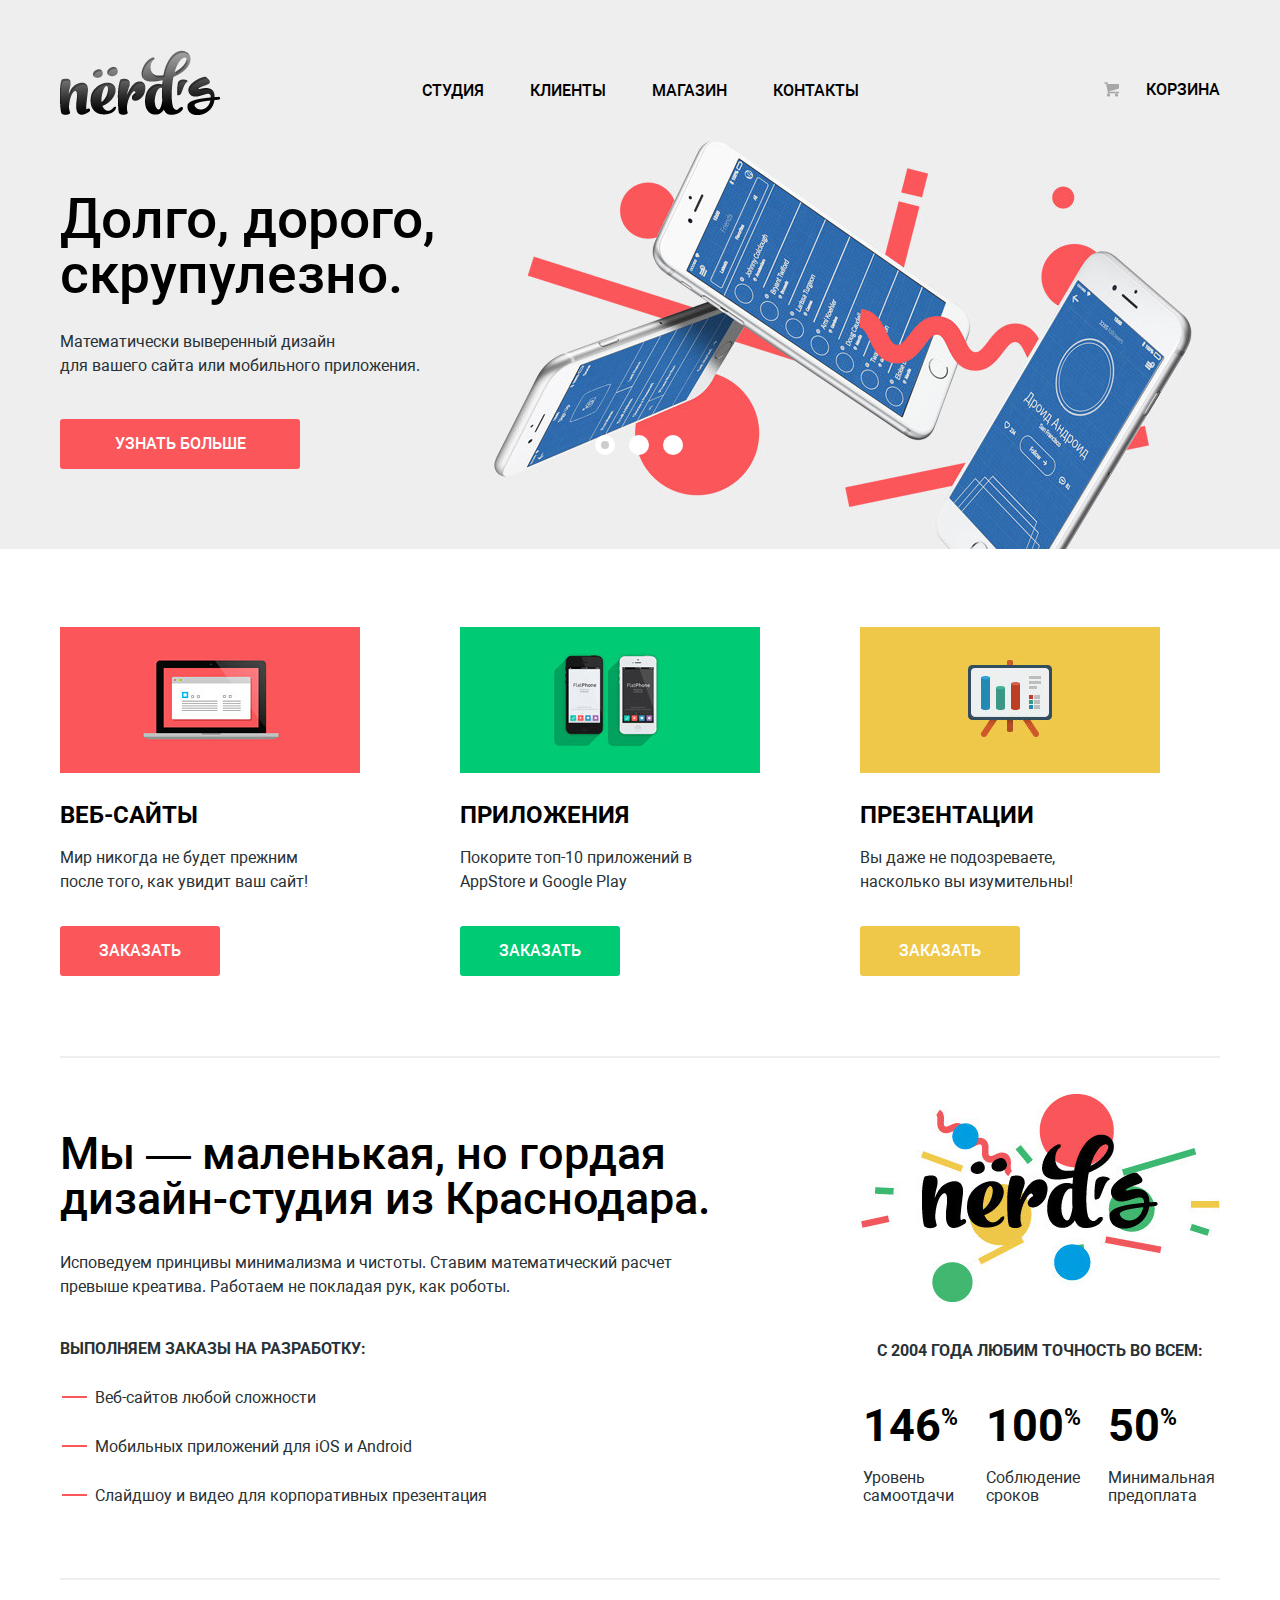
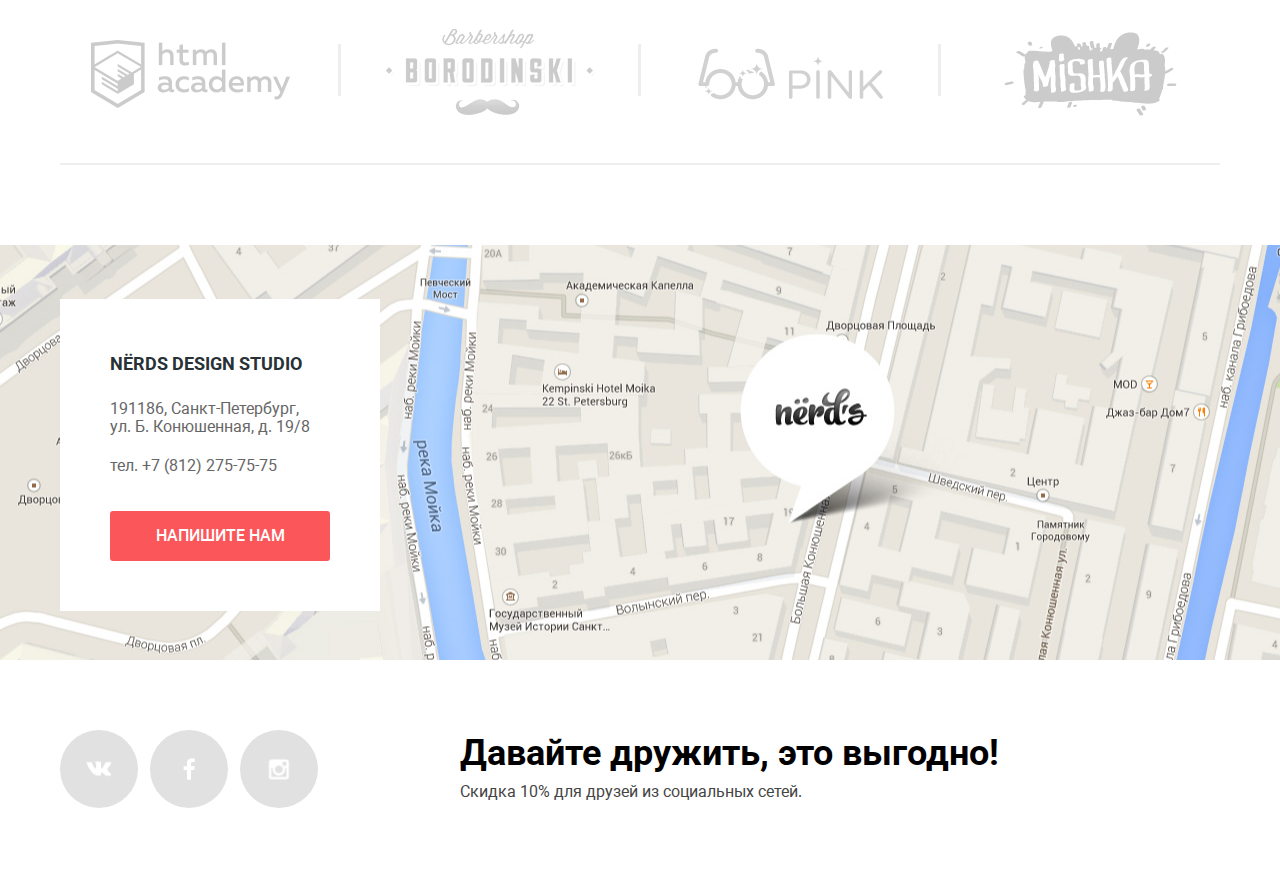
<file: index.html>
<!DOCTYPE html>
<html lang="ru">
<head>
    <meta charset="utf-8">   
    <title>Дизайн-студия Nёrd's</title> 
    <link href="https://fonts.googleapis.com/css?family=Roboto:400,500,700&amp;subset=cyrillic" rel="stylesheet">
    <link href="css/style.min.css" rel="stylesheet">
</head>
<body>
  <header class="header-main">	
    <div class="container">
      <div class="header-menu clearfix">
        <a class="header-logo">
          <img src="img/header-logo.png" width="161" height="65" alt="Логотип nerd's">
        </a>
        <nav class="header-nav">
          <ul>
            <li><a href="#">Студия</a></li>
            <li><a href="#">Клиенты</a></li>
            <li><a href="catalog.html">Магазин</a></li>
            <li><a href="#">Контакты</a></li>
          </ul>
        </nav>
        <div class="header-cart">
          <a href="#">Корзина</a>
        </div> 
      </div>
      <div class="header-slider">
        <input type="radio" id="toggle-1" name="toggle" checked>
        <input type="radio" id="toggle-2" name="toggle">
        <input type="radio" id="toggle-3" name="toggle">
        <div class="slider-toggles">          
          <label for="toggle-1"></label>
          <label for="toggle-2"></label>
          <label for="toggle-3"></label>
        </div>
        <div class="slider-1">
          <div class="slider-slogan">
            <h2>Долго, дорого, скрупулезно.</h2>	
            <p>Математически выверенный дизайн <br>для вашего сайта или мобильного приложения.</p>
            <a class="slider-btn" href="#">Узнать больше</a>
          </div>
        </div>  
        <div class="slider-2">
          <div class="slider-slogan">
            <h2>Любим математику как никто другой</h2>	
            <p>Никакого креатива, только математические формулы 
            для расчета идеальных пропорций.</p>
            <a class="slider-btn" href="#">Узнать больше</a>
          </div>
        </div>
        <div class="slider-3">
          <div class="slider-slogan">
            <h2>Только ночь, только хардкор</h2>	
            <p>Работать днем, как все? Мы против этого. <br>Ближе к полуночи работа только начинается.</p>
            <a class="slider-btn" href="#">Узнать больше</a>
          </div>
        </div>  
      </div>
    </div>  
  </header>
  <main>
    <div class="container"> 
      <div class="content clearfix">
        <article class="content-item">
          <img src="img/service1.jpg" width="300" height="146" alt="Веб-сайты">
          <h3>Веб-сайты</h3>
          <p>Мир никогда не будет прежним <br>после того, как увидит ваш сайт!</p>
          <a class="button btn-red" href="#">Заказать</a>
        </article>
        <article class="content-item">
          <img src="img/service2.jpg" width="300" height="146" alt="Приложения">
          <h3>Приложения</h3>
          <p>Покорите топ-10 приложений в AppStore и Google Play</p>
          <a class="button btn-green" href="#">Заказать</a>
        </article>
        <article class="content-item">
          <img src="img/service3.jpg" width="300" height="146" alt="Презентации">
          <h3>Презентации</h3>
          <p>Вы даже не подозреваете, <br>насколько вы изумительны!</p>
          <a class="button btn-yellow" href="#">Заказать</a>
        </article>
      </div>
      <div class="about clearfix">
        <div class="about-left-block">
          <h2>Мы — маленькая, но гордая дизайн-студия из Краснодара.</h2>
          <p>Исповедуем принцивы минимализма и чистоты. Ставим математический расчет превыше креатива.  Работаем не покладая рук, как роботы.</p>
          <p class="about-list-title">Выполняем заказы на разработку:</p>
          <ul class="list-line">
            <li>Веб-сайтов любой сложности</li>
            <li>Мобильных приложений для iOS и Android</li>
            <li>Слайдшоу и видео для корпоративных презентация</li>
          </ul>  
        </div>
        <div class="about-right-block">
          <img src="img/content-logo.jpg" width="360" height="208" alt="color-logo">
          <table>
            <caption>С 2004 года любим точность во всем:</caption>
            <tr class="digit">
              <td>146<sup class="upper">%</sup></td>
              <td>100<sup class="upper">%</sup></td>
              <td>50<sup  class="upper">%</sup></td>	
            </tr>
            <tr class="digit-text">
              <td>Уровень самоотдачи</td>
              <td>Соблюдение сроков</td>
              <td>Минимальная предоплата</td>
            </tr>
          </table>
        </div>
      </div>
      <div class="clients">
        <ul class="clients-list">
          <li><a href="#"><img src="img/logo-html.png" width="199" height="68" alt="html adademy"></a></li>
          <li><a href="#"><img src="img/logo-borodinski.png" width="209" height="90" alt="Barbershop"></a></li>
          <li><a href="#"><img src="img/logo-pink.png" width="185" height="52" alt="PINK"></a></li>
          <li><a href="#"><img src="img/logo-mishka.png" width="173" height="84" alt="Mishka"></a></li>
        </ul>
      </div>
    </div>
  </main>  
  <div class="map">
    <div id="map"></div>
    <div class="container">
      <div class="contacts">
        <p class="contacts-title">Nёrds design studio</p>
        <p class="contacts-adress">
          191186, Санкт-Петербург,<br>
          ул. Б. Конюшенная, д. 19/8
        </p>
        <a class="contacts-phone">тел. +7 (812) 275-75-75</a>
        <a class="contacts-btn" href="feedback.html">Напишите нам</a>
      </div>
    </div>
  </div>
  <div class="feedback">   
    <button class="btn-close" type="button" title="Закрыть">Закрыть </button> 
    <h2>Напишите нам:</h2>    
    <form class="contactform" action="#" method="post">
      <div class="input-field">
        <label for="username">Ваше имя:</label>
        <input type="text" name="username" id="username" placeholder="Представьтесь, пожалуйста">
      </div>
      <div class="input-field">
        <label for="email">Ваш e-mail:</label>
        <input type="email" name="email" id="email" placeholder="Для отправки ответа">
      </div>
      <div class="input-field">
        <label for="mailtext">Текст письма:</label>
        <textarea name="mailtext" id="mailtext" rows="10" cols="100" placeholder="В свободной форме"></textarea>
      </div>
      <button class="feedback-btn" type="submit">Отправить</button>
    </form>
  </div>  
  <footer class="container clearfix">
    <div class="footer-socials">
      <a class="btn-socials vk" href="#"></a>
      <a class="btn-socials fb" href="#"></a>
      <a class="btn-socials ig" href="#"></a>
    </div>
    <div class="footer-offer">
      <p class="offer-slogan">Давайте дружить, это выгодно!</p>
      <p>Скидка 10% для друзей из социальных сетей.</p>
    </div>
  </footer>  
  <script src="js/script.min.js" type="text/javascript"></script>
  <script type="text/javascript" charset="utf-8" async src="https://api-maps.yandex.ru/services/constructor/1.0/js/?sid=JJRjCrrvEL2O3cJ6cGhFNGhdblnu3IA8&amp;width=100%25&amp;height=416&amp;lang=ru_RU&amp;sourceType=constructor&amp;scroll=true&amp;id=map"></script>
</body>
</html>
</file>
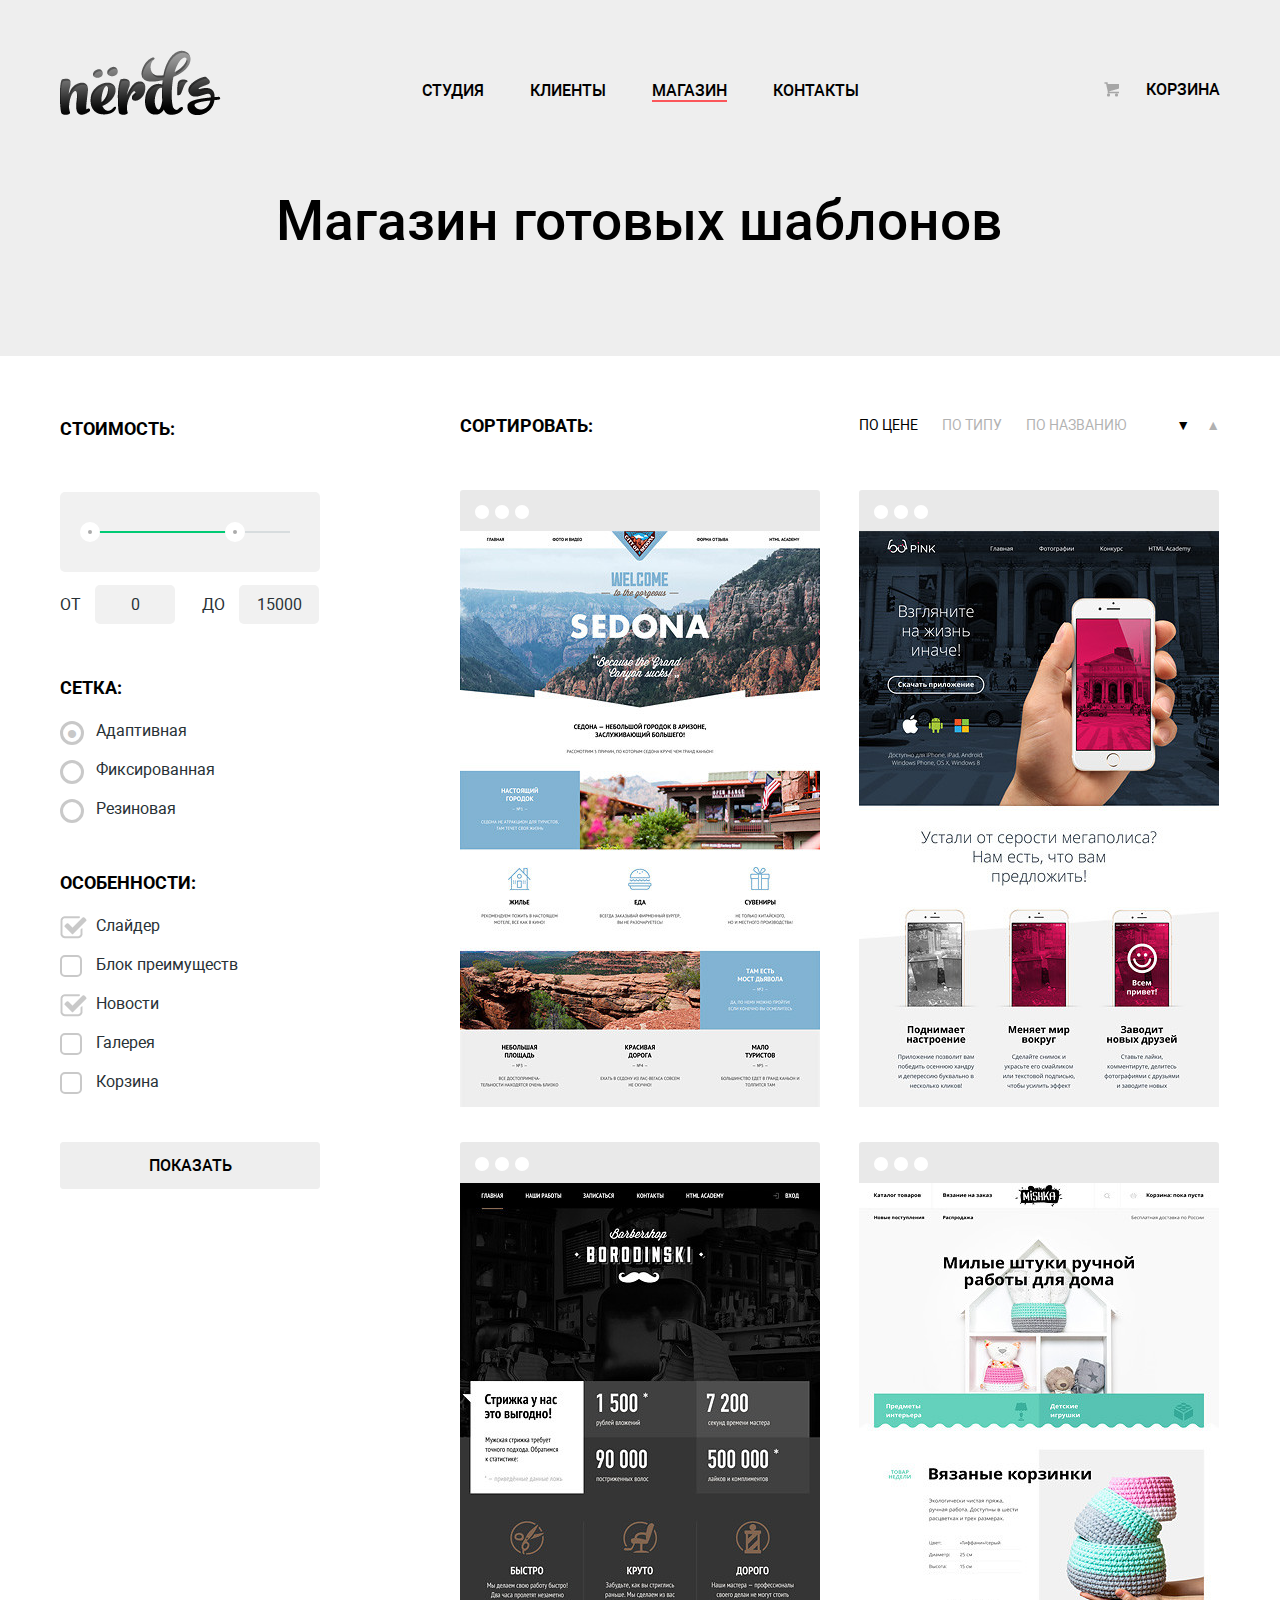
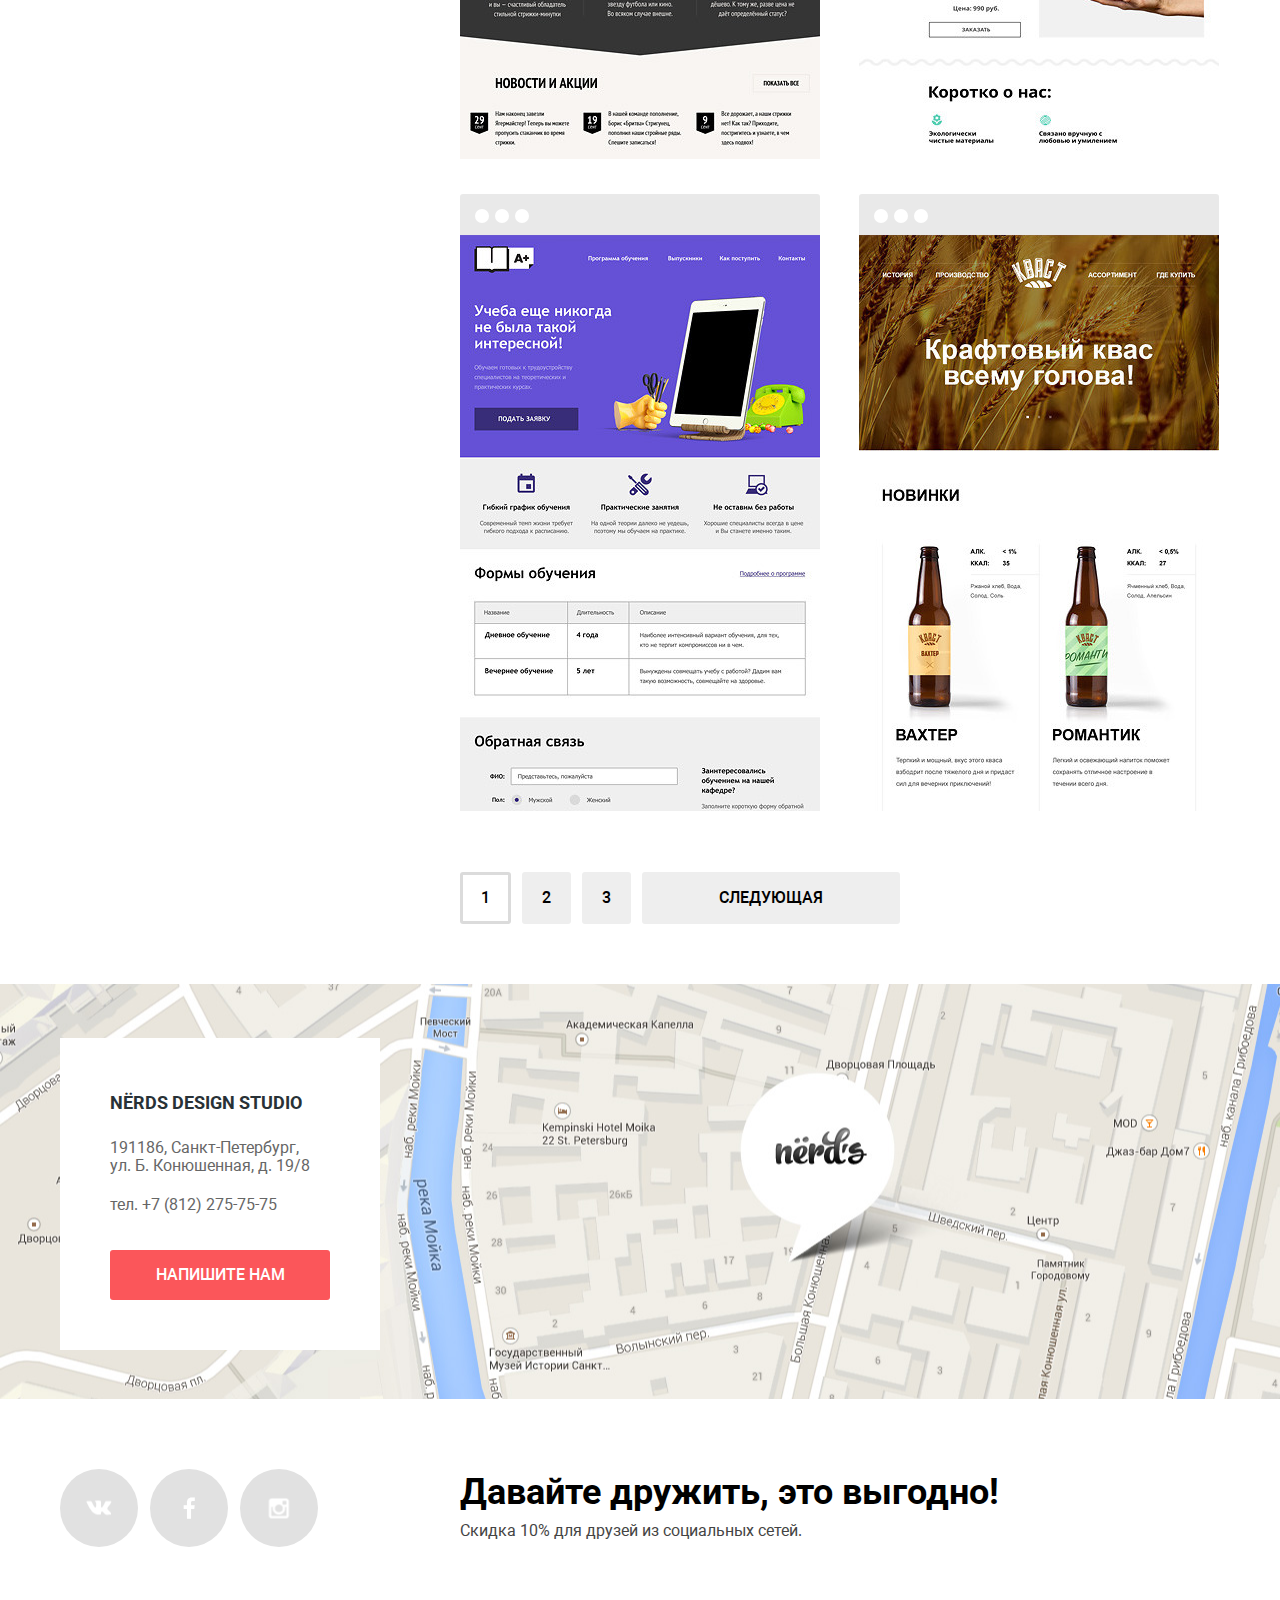
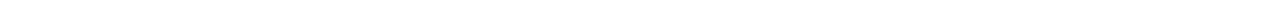
<file: catalog.html>
<!DOCTYPE html>
<html lang="ru">
<head>
    <meta charset="utf-8">
	  <title>Дизайн-студия Nёrd's: Магазин</title> 
    <link href="https://fonts.googleapis.com/css?family=Roboto:400,500,700&amp;subset=cyrillic" rel="stylesheet">   
    <link href="css/style.min.css" rel="stylesheet">
</head>
<body>
  <header class="header-catalog">	
    <div class="container">
    <div class="header-menu-catalog clearfix">
      <a class="header-logo" href="index.html">
        <img src="img/header-logo.png" width="161" height="65" alt="Логотип nerd's">
      </a>
      <nav class="header-nav">
        <ul>
          <li><a href="#">Студия</a></li>
          <li><a href="#">Клиенты</a></li>
          <li><a class="active">Магазин</a></li>
          <li><a href="#">Контакты</a></li>
        </ul>
      </nav>
      <div class="header-cart">
          <a href="#">Корзина</a>
        </div>
      <div class="header-title">
        <h1>Магазин готовых шаблонов</h1>	
      </div>
    </div> 
    </div> 
  </header>     
  <main>
    <div class="container clearfix"> 
      <div class="selection-block">
        <form name="selection" method="get" action="#">
          <div class="selection-filters">
            <div class="subtitle">Стоимость:</div>
            <div class="price-scale">
              <div class="range-filter">
                <div class="range-controls">
                  <div class="scale">
                    <div class="bar"></div>
                  </div>
                  <div class="toggle min-toggle"></div>
                  <div class="toggle max-toggle"></div>
                </div>
                <div class="price-controls">
                  <label>от <input class="min-price" name="from" type="text" value="0"></label>
                  <label>до <input class="max-price" name="till" type="text" value="15000"></label>
                </div>
              </div>        	
            </div>
          </div>
          <div class="selection-filters">
            <div class="subtitle">Сетка:</div>
            <div class="filter-radio">
              <input name="grid-type" type="radio" value="adaptive" id="adaptive" checked>
              <label for="adaptive">Адаптивная</label>
            </div>
            <div class="filter-radio">
              <input name="grid-type" type="radio" value="fixed" id="fixed">
              <label for="fixed">Фиксированная</label>
            </div>
            <div class="filter-radio">
              <input name="grid-type" type="radio" value="rubber" id="rubber">
              <label for="rubber">Резиновая</label>
            </div>
          </div>
          <div class="selection-filters">
            <div class="subtitle">Особенности:</div>
            <div class="filter-chekbox">
              <input name="checkbox-slider" type="checkbox" value="slider" id="slider" checked>
              <label for="slider">Слайдер</label>
            </div>
            <div class="filter-chekbox">
              <input name="checkbox-advantages" type="checkbox" value="advantages" id="advantages">
              <label for="advantages">Блок преимуществ</label>
            </div>
            <div class="filter-chekbox">
              <input name="checkbox-news" type="checkbox" value="news" id="news" checked>
              <label for="news">Новости</label>
            </div>
            <div class="filter-chekbox">
              <input name="checkbox-gallery" type="checkbox" value="gallery" id="gallery">
              <label for="gallery">Галерея</label>
            </div>
            <div class="filter-chekbox">
              <input name="checkbox-cart" type="checkbox" value="cart" id="cart">
              <label for="cart">Корзина</label>
            </div>
          </div>  
          <div class="btn">  
            <button type="submit" class="submit-btn" value="Показать">Показать</button> 
          </div>
        </form>
      </div>
      <div class="samples-block clearfix">
        <div class="sorting clearfix">
          <h2>Сортировать:</h2>
    	    <ul>
    	      <li class="sorting-current"><a href="#">По цене</a></li>
    	      <li><a href="#">По типу</a></li>
    	      <li><a href="#">По названию</a></li>
    	      <li class="sorting-current down"><a href="#">▼</a></li>
    	      <li class="up"><a href="#">▲</a></li>
    	    </ul>
        </div>
        <div class="samples-catalog clearfix"> 
          <article class="product"> 
            <div class="product-header">
              <div class="dot-controls"></div>
            </div>
            <img src="img/img-sedona.jpg" width="360" height="576" alt="SEDONA">
            <div class="price-popup">
              <a class="samples-name" href="#">Sedona</a> 
              <p class="samples-info">Информационный сайт <br>для туристов.</p> 
              <a class="button" href="#">9 900 РУБ.</a>         
            </div>
          </article>
          <article class="product"> 
            <div class="product-header">
              <div class="dot-controls"></div>
            </div>
            <img src="img/img-pink.jpg" width="360" height="576" alt="PINK">
            <div class="price-popup">
              <a class="samples-name" href="#">Pink app</a> 
              <p class="samples-info">Продуктовый лендинг приложения для iOS и Android</p> 
              <a class="button" href="#">9 900 РУБ.</a>          
            </div>
          </article>
          <article class="product"> 
            <div class="product-header">
              <div class="dot-controls"></div>
            </div>
            <img src="img/img-barbershop.jpg" width="360" height="576" alt="Barbershop">
            <div class="price-popup">
              <a class="samples-name" href="#">Barbershop</a> 
              <p class="samples-info">Сайт салоны красоты. <br>Для мужчин, да.</p> 
              <a class="button" href="#">9 900 РУБ.</a>          
            </div>
          </article>
          <article class="product"> 
            <div class="product-header">
              <div class="dot-controls"></div>
            </div>
            <img src="img/img-mishka.jpg" width="360" height="576" alt="MISHKA">
            <div class="price-popup">
              <a class="samples-name" href="#">Mishka</a> 
              <p class="samples-info">Интернет-магазин <br>вязаных игрушек</p> 
              <a class="button" href="#">9 900 РУБ.</a>         
            </div>
          </article>
          <article class="product"> 
            <div class="product-header">
              <div class="dot-controls"></div>
            </div>
            <img src="img/img-aplus.jpg" width="360" height="576" alt="A PLUS">
            <div class="price-popup">
              <a class="samples-name" href="#">A-plus</a> 
              <p class="samples-info">Лендинг курсов повышения квалификации</p> 
              <a class="button" href="#">9 900 РУБ.</a>        
            </div>
          </article>
          <article class="product"> 
            <div class="product-header">
              <div class="dot-controls"></div>
            </div>
            <img src="img/img-kvast.jpg" width="360" height="576" alt="КВАСТ">
            <div class="price-popup">
              <a class="samples-name" href="#">Кваст</a> 
              <p class="samples-info">Промо-сайт производителя крафтового кваса</p> 
              <a class="button" href="#">9 900 РУБ.</a>         
            </div>
          </article>          	
        </div>
        <div class="pagination">
          <ul>
            <li class="page-active"><a>1</a></li>   
            <li><a href="#">2</a></li> 
            <li><a href="#">3</a></li> 
            <li class="page-next"><a href="#">следующая</a></li>    	
          </ul>          
        </div>
      </div>
    </div>
  </main> 
  <div class="map">
    <div id="map"></div>
    <div class="container">
      <div class="contacts">
        <p class="contacts-title">Nёrds design studio</p>
        <p class="contacts-adress">
          191186, Санкт-Петербург,<br>
          ул. Б. Конюшенная, д. 19/8
        </p>
        <a class="contacts-phone">тел. +7 (812) 275-75-75</a>
        <a class="contacts-btn" href="feedback.html">Напишите нам</a>
      </div>
    </div>
  </div>
  <div class="feedback">   
    <button class="btn-close" type="button" title="Закрыть">Закрыть </button> 
    <h2>Напишите нам:</h2>    
    <form class="contactform" action="#" method="post">
      <div class="input-field">
        <label for="username">Ваше имя:</label>
        <input type="text" name="username" id="username" placeholder="Представьтесь, пожалуйста">
      </div>
      <div class="input-field">
        <label for="email">Ваш e-mail:</label>
        <input type="email" name="email" id="email" placeholder="Для отправки ответа">
      </div>
      <div class="input-field">
        <label for="mailtext">Текст письма:</label>
        <textarea name="mailtext" id="mailtext" rows="10" cols="100" placeholder="В свободной форме"></textarea>
      </div>
      <button class="feedback-btn" type="submit">Отправить</button>
    </form>
  </div>  
  <footer class="container clearfix">
    <div class="footer-socials">
      <a class="btn-socials vk" href="#"></a>
      <a class="btn-socials fb" href="#"></a>
      <a class="btn-socials ig" href="#"></a>
    </div>
    <div class="footer-offer">
      <p class="offer-slogan">Давайте дружить, это выгодно!</p>
      <p>Скидка 10% для друзей из социальных сетей.</p>
    </div>
  </footer>
  <script src="js/script.min.js" type="text/javascript"></script>
  <script type="text/javascript" charset="utf-8" async src="https://api-maps.yandex.ru/services/constructor/1.0/js/?sid=JJRjCrrvEL2O3cJ6cGhFNGhdblnu3IA8&amp;width=100%25&amp;height=416&amp;lang=ru_RU&amp;sourceType=constructor&amp;scroll=true&amp;id=map"></script>
</body>
</html>
</file>
<file: css/style.min.css>
@font-face{font-family:"Roboto";src:url(../fonts/roboto.woff) format("woff"),url(../fonts/roboto.woff2) format("woff2");font-weight:400;font-style:normal}@font-face{font-family:"Roboto Medium";src:url(../fonts/robotomedium.woff) format("woff"),url(../fonts/robotomedium.woff2) format("woff2");font-weight:400;font-style:normal}body{min-width:1200px;font-size:16px;line-height:24px;font-weight:400;font-family:"Roboto","Arial",sans-serif;background:#fff;color:#283136;margin:0;padding:0}img{max-width:100%;height:auto}.clearfix::after{content:"";display:table;clear:both}.container{width:1160px;margin:0 auto;padding:0 20px}.header-main{margin-bottom:78px;padding-top:1px;background-color:#eee}.header-menu{margin-top:49px}.header-logo{float:left;width:161px;min-height:65px}.header-logo img:hover{opacity:.8}.header-logo img:active{opacity:.3}.header-nav{float:left;margin-left:161px;width:522px}.header-nav li,.slider-toggles label{display:inline-block;vertical-align:top}.header-nav li{margin-right:42px;padding-top:10px}.header-cart a,.header-nav a{font-family:"Roboto Medium","Arial",sans-serif;line-height:30px;color:#000;text-decoration:none;text-transform:uppercase}.header-nav a:hover{color:#fb565a}.header-nav a:active{color:#bdbdbd}.header-nav .active{border-bottom:2px solid #fb565a}.header-nav .active:active,.header-nav .active:hover{color:#000}.header-cart{float:right;padding-top:25px;width:160px;text-align:right;background:url(../img/cart.png) no-repeat 44px 32px}.header-cart a:hover{color:#fb565a}.header-cart a:active{color:#bdbdbd}.header-slider{position:relative}.header-slider input,input[type=checkbox],input[type=radio]{display:none}.slider-toggles{position:absolute;bottom:90px;left:50%;margin-left:-50px;text-align:center;z-index:50}.slider-toggles label{width:8px;height:8px;margin:0 5px;background:#fff;border:6px solid #fff;border-radius:50%;cursor:pointer}#toggle-1:checked~.slider-toggles label[for=toggle-1],#toggle-2:checked~.slider-toggles label[for=toggle-2],#toggle-3:checked~.slider-toggles label[for=toggle-3]{background:#ccc}.slider-slogan{width:520px}.slider-slogan h2{font-family:"Roboto Medium","Arial",sans-serif;font-size:55px;line-height:55px;font-weight:500;color:#000;margin:10px 0 0}.slider-slogan p{width:410px;margin-top:28px;line-height:24px}.slider-1{background:url(../img/slider-1.jpg) no-repeat right top}.slider-1,.slider-2,.slider-3{display:none;clear:both;padding-top:60px;min-height:362px;width:1160px}.slider-2{background:url(../img/slider-2.jpg) no-repeat right top}.slider-3{background:url(../img/slider-3.jpg) no-repeat right top}#toggle-1:checked~.slider-1,#toggle-2:checked~.slider-2,#toggle-3:checked~.slider-3{display:block}.slider-btn{margin-bottom:80px;display:inline-block;cursor:pointer;vertical-align:middle;text-align:center;padding:16px 0;border:none;border-radius:3px;color:#fff;background-color:#fb565a;line-height:18px;text-transform:uppercase;text-decoration:none;outline:none}.contacts-btn,.slider-btn{margin-top:25px;width:240px;font-family:"Roboto Medium","Arial",sans-serif}.contacts-btn,.feedback-btn{display:inline-block;cursor:pointer;vertical-align:middle;text-align:center;padding:16px 0;border:none;border-radius:3px;color:#fff;background-color:#fb565a;line-height:18px;text-transform:uppercase;text-decoration:none;outline:none}.contacts-btn:hover,.feedback-btn:hover,.slider-btn:hover{background-color:#e74246}.contacts-btn:active,.feedback-btn:active,.slider-btn:active{background-color:#d7373b;color:#e37376;box-shadow:inset 0 3px rgba(0,0,0,.1)}.content{margin-bottom:36px;border-bottom:2px solid #eee}.content-item{display:inline-block;width:300px;margin-right:96px;padding-bottom:80px;vertical-align:middle}.clients-list li:nth-child(4n),.content-item:nth-child(3n){margin-right:0}.content-item h3{margin:20px 0 0;font-size:24px;line-height:30px;font-weight:700;font-family:"Roboto","Arial",sans-serif;text-transform:uppercase;color:#000}.content-item p{line-height:24px;margin-bottom:32px}.button{display:inline-block;cursor:pointer;vertical-align:middle;border:none;border-radius:3px;padding:16px 0;width:160px;text-align:center;text-transform:uppercase;text-decoration:none;font-family:"Roboto Medium","Arial",sans-serif;line-height:18px;outline:none;color:#fff}.btn-red,.list-line li:before{background-color:#fb565a}.btn-red:hover{background-color:#e74246}.btn-red:active{background-color:#d7373b;color:#e37376;box-shadow:inset 0 3px rgba(0,0,0,.1)}.btn-green{background-color:#00ca74}.btn-green:hover{background-color:#00bc6c}.btn-green:active{background-color:#00aa62;color:#64c090;box-shadow:inset 0 3px rgba(0,0,0,.1)}.btn-yellow{background-color:#efc84a}.btn-yellow:hover{background-color:#eab534}.btn-yellow:active{background-color:#e5a722;color:#ecc277;box-shadow:inset 0 3px rgba(0,0,0,.1)}.about{border-bottom:2px solid #eee;margin-bottom:49px;padding-bottom:70px}.about-left-block h2,.digit td{font-size:45px;line-height:45px;color:#000}.about-left-block h2{font-family:"Roboto Medium","Arial",sans-serif;margin-bottom:30px;font-weight:500}.about-left-block p{width:680px}.about-list-title,.about-right-block caption{font-weight:700;text-transform:uppercase;margin-top:38px}.list-line{margin:0;padding:0}.list-line li{position:relative;list-style:none;margin-top:25px;padding-left:35px}.list-line li:before{content:"";position:absolute;top:10px;left:2px;width:25px;height:2px}.about-left-block{float:left;width:700px}.about-right-block caption{margin-top:30px}.digit td{padding-top:38px;padding-right:24px;font-weight:700}.digit td:last-child{padding-right:0}.upper{font-size:23px;line-height:30px}.digit-text td{padding-top:18px;line-height:18px}.about-right-block{float:right;width:360px}.clients{padding-bottom:32px;margin-bottom:80px;border-bottom:2px solid #eee}.clients-list{padding:0;font-size:0}.clients-list li{position:relative;display:inline-block;margin-right:40px;width:260px;text-align:center;vertical-align:middle}.clients-list img{opacity:.2}.clients-list img:hover{opacity:1}.clients-list li::before{content:"";position:absolute;left:278px;top:50%;width:3px;height:52px;background-color:#eee;margin-top:-36px}.clients-list li:nth-child(4n)::before{opacity:0}.map{position:relative;min-height:415px;background:url(../img/map.jpg) no-repeat center;margin-bottom:60px}.map .contacts{position:absolute;display:block;padding:50px;width:220px;top:54px;background-color:#fff}.map .contacts-btn{width:220px;margin-top:36px}.contacts-title{margin:0;line-height:30px;font-size:18px;font-weight:700;text-transform:uppercase}.contacts-adress,.contacts-phone{margin:21px 0 0;color:#666;line-height:18px}.contacts-phone{display:block;text-decoration:none}.footer-socials{float:left;width:320px;margin-bottom:58px;margin-top:10px}.btn-socials{display:inline-block;margin-right:8px;padding:39px;vertical-align:middle;font-size:0;border-radius:80px;background:#e1e1e1;cursor:pointer}.btn-socials::before{content:"";position:absolute;transform:translate(-50%,-50%);background:url(../img/icons.png) no-repeat}.btn-socials:active::before{content:"";opacity:.3}.btn-socials:hover{background:#e74246}.btn-socials:active{background:#d7373b}.vk::before{background-position:-10px -120px;width:26px;height:15px}.fb::before{background-position:-10px -145px;width:12px;height:22px}.ig::before{background-position:-10px -89px;width:21px;height:21px}.footer-offer{float:right;width:760px;margin-top:5px;margin-bottom:48px}.footer-offer p{line-height:22px;color:#444;margin:10px 0 30px}.footer-offer .offer-slogan{line-height:36px;font-size:36px;font-weight:700;color:#000;margin-bottom:0}.header-catalog{padding-top:1px;background-color:#eee}.header-title{clear:both}.header-title h1{display:inline-block;padding:35px 0 70px 216px;vertical-align:middle;line-height:55px;font-size:55px;font-weight:500;font-family:"Roboto Medium","Arial",sans-serif;color:#000}.header-menu-catalog{margin-bottom:26px;margin-top:49px}.sorting{margin-top:5px}.sorting h2,.subtitle{font-size:18px;font-weight:700;line-height:27px;text-transform:uppercase;color:#000}.sorting h2{float:left}.sorting ul{float:right;font-size:0;padding-left:0;margin-top:15px;margin-bottom:15px}.sorting li{display:inline-block;margin-right:24px;vertical-align:bottom;font-size:14px}.sorting .down{font-size:14px;margin-left:25px;margin-right:16px}.sorting .up{font-size:14px;margin-right:0}.price-controls label,.sorting a{display:inline-block;text-transform:uppercase;vertical-align:middle}.sorting a{text-decoration:none;opacity:.3;color:#000}.sorting a:hover{opacity:.6}.sorting .sorting-current a,.sorting a:active,input[type=radio]+label:hover::before{opacity:1}.subtitle{margin-bottom:20px}.selection-filters{display:block;margin-top:10px;margin-bottom:50px}.selection-block{float:left;width:260px;margin-top:23px}.price-scale{margin-top:40px}.range-filter{padding-top:10px;width:260px;margin-bottom:10px}.range-controls{position:relative;height:80px;margin-bottom:13px;padding:0 30px;background:#f1f1f1;border-radius:5px;overflow:hidden}.scale{margin-top:39px;height:2px;background:#d7dcde}.bar{width:70%;height:2px;background:#00ca74}.toggle{position:absolute;top:30px;left:30px;width:4px;height:4px;background:#ababab;cursor:pointer;border-radius:50%;border:8px solid #fff}.min-toggle{left:20px}.max-toggle{left:165px}.max-price,.min-price{font-family:"Roboto","Arial",sans-serif;width:60px;padding:10px;margin-left:10px;border:none;background:#f1f1f1;font-size:16px;text-align:center;color:#283136;border-radius:5px}.min-price{margin-right:23px}.price-controls label{color:#283136}label{color:#283136;font-weight:400;font-family:"Roboto","Arial",sans-serif}input[type=checkbox]+label,input[type=radio]+label{position:relative;display:block;line-height:20px;margin:19px 0;padding-left:36px;cursor:pointer}input[type=radio]+label::before{content:"";position:absolute;width:18px;height:18px;top:0;left:0;border:3px solid #4d4d4d;border-radius:50%;opacity:.3}input[type=radio]:checked+label::before{content:"\2022";position:absolute;width:18px;height:18px;top:0;left:0;color:#4d4d4d;font-size:30px;text-align:center;opacity:.3}input[type=radio]:checked+label:hover::before{opacity:1}input[type=radio]:disabled+label,input[type=radio]:disabled+label::before,input[type=radio]:disabled+label:hover,input[type=radio]:disabled+label:hover::before{opacity:.3;cursor:default}input[type=checkbox]+label::before{content:"";position:absolute;width:18px;height:18px;top:0;left:0;border:2px solid #4d4d4d;border-radius:5px;opacity:.3}.btn-close:hover::after,.btn-close:hover::before,input[type=checkbox]+label:hover::before{opacity:1}input[type=checkbox]:checked+label::before{content:"";position:absolute;width:27px;height:24px;top:0;left:0;background:url(../img/icons.png) no-repeat;background-position:-10px 0;opacity:.3;border:none}input[type=checkbox]:checked+label:hover::before{opacity:1}input[type=checkbox]:disabled+label,input[type=checkbox]:disabled+label::before,input[type=checkbox]:disabled+label:hover,input[type=checkbox]:disabled+label:hover::before{opacity:.3;cursor:default}.submit-btn{display:inline-block;width:260px;padding:13px 0;vertical-align:middle;font-family:"Roboto Medium","Arial",sans-serif;font-size:16px;text-align:center;text-transform:uppercase;text-decoration:none;border-radius:3px;border:1px solid #eee;color:#000;background-color:#eee;cursor:pointer}.pagination a:hover,.submit-btn:hover{background-color:#dfdfdf}.pagination a:active,.submit-btn:active{color:#a9a9a9;background:#d5d5d5;box-shadow:inset 0 3px rgba(0,0,0,.1)}.samples-block{float:right;width:760px;margin-bottom:44px;margin-top:10px}.samples-catalog{margin-top:36px;margin-bottom:26px}.product{position:relative;float:left;width:360px;margin-right:39px;margin-bottom:35px}.product img{vertical-align:bottom}.product:nth-child(2n){margin-right:0}.product:hover{box-shadow:0 6px 16px 0 rgba(0,1,1,.3)}.dot-controls{box-sizing:border-box;padding:15px;position:relative;width:100%;height:41px;background:#e9e9e9;border-top-left-radius:3px;border-top-right-radius:3px}.dot-controls::before{content:"";width:14px;height:14px;position:absolute;background:#fff;border-radius:50%;box-shadow:20px 0 0 0 #fff,40px 0 0 0 #fff}.product:hover .dot-controls{background-color:#4d4d4d}.price-popup{position:absolute;display:none;text-align:center;min-height:230px;max-height:576px;overflow:auto;width:360px;bottom:0;background:#eee}.samples-name{display:inline-block;font-size:18px;line-height:30px;text-transform:uppercase;text-decoration:none;font-weight:700;color:#000;margin-top:25px;margin-bottom:15px;vertical-align:middle}.samples-info{margin:0 auto;width:240px;line-height:18px;text-align:center;color:#666}.price-popup .button{width:200px;margin-top:30px;margin-bottom:44px;background-color:#fb565a}.price-popup .button:hover{background-color:#e74246}.price-popup .button:active{background-color:#d7373b;color:#fff;box-shadow:inset 0 3px rgba(0,0,0,.1)}.product:hover .price-popup{display:block}.pagination{clear:both}.pagination ul{padding-left:0;list-style:none}.dot-controls::before,.pagination a,.pagination li{display:inline-block;vertical-align:middle}.pagination li{margin-right:7px;line-height:40px;font-size:0}.pagination a{padding:16px 20px;border-radius:3px;line-height:20px;color:#000;font-family:"Roboto Medium","Arial",sans-serif;font-weight:500;font-size:16px;text-align:center;text-transform:uppercase;text-decoration:none;background-color:#eee}.page-next a{padding-right:77px;padding-left:77px}.page-active a,.page-active a:active,.page-active a:hover{padding:13px 18px;border:3px solid #dbdbdb;background-color:#fff}@-webkit-keyframes bounce{0%{-webkit-transform:translateX(-2000px);transform:translateX(-2000px)}70%{-webkit-transform:translateX(30px);transform:translateX(30px)}90%{-webkit-transform:translateX(-10px);transform:translateX(-10px)}to{-webkit-transform:translateX(0);transform:translateX(0)}}@keyframes bounce{0%{-webkit-transform:translateX(-2000px);transform:translateX(-2000px)}70%{-webkit-transform:translateX(30px);transform:translateX(30px)}90%{-webkit-transform:translateX(-10px);transform:translateX(-10px)}to{-webkit-transform:translateX(0);transform:translateX(0)}}@-webkit-keyframes shake{0%,to{-webkit-transform:translateX(0);transform:translateX(0)}10%,30%,50%,70%,90%{-webkit-transform:translateX(-10px);transform:translateX(-10px)}20%,40%,60%,80%{-webkit-transform:translateX(10px);transform:translateX(10px)}}@keyframes shake{0%,to{-webkit-transform:translateX(0);transform:translateX(0)}10%,30%,50%,70%,90%{-webkit-transform:translateX(-10px);transform:translateX(-10px)}20%,40%,60%,80%{-webkit-transform:translateX(10px);transform:translateX(10px)}}.feedback{display:none;position:fixed;z-index:10;margin:0 auto;width:760px;padding:70px 100px;background-color:#fff;color:#000;top:5%;left:0;right:0;box-shadow:0 20px 40px 0 rgba(0,1,1,.6)}.feedback-show{display:block;-webkit-animation:bounce .6s;animation:bounce .6s}.feedback-error{-webkit-animation:shake .6s;animation:shake .6s}.btn-close{width:21px;height:21px;position:absolute;top:82px;right:90px;font-size:0;border:0;cursor:pointer;background-color:transparent}.btn-close::after,.btn-close::before{content:"";position:absolute;width:22px;height:24px;transform:translate(-50%,-50%);background:url(../img/icons.png) no-repeat;background-position:-10px -31px;opacity:.3}.feedback h2{line-height:45px;font-size:45px;font-weight:500;font-family:"Roboto Medium","Arial",sans-serif;margin:0}button:focus,input:focus,textarea:focus{outline:none}.input-field label{display:block;line-height:18px;font-weight:700;color:#000}.input-field{display:inline-block;vertical-align:top;margin-right:35px;margin-top:40px}.input-field:nth-child(2){margin-right:0}.contactform input[type=email],.contactform input[type=text]{width:328px;margin:10px 0 0;padding:14px;line-height:18px;border:2px solid #d7dcde;border-radius:3px;color:#444}.contactform input[type=email]:hover,.contactform input[type=text]:hover,.contactform textarea:hover{border:2px solid #b4b9bb}.contactform input[type=email]:focus,.contactform input[type=text]:focus,.contactform textarea:focus{border:2px solid #000}.contactform input[type=email]:invalid,.contactform input[type=text]:invalid{border:2px solid #e74246;color:#e74246}.mailtext{margin-top:33px}.contactform textarea{line-height:18px;width:730px;height:90px;margin-top:10px;padding:12px 13px;border:2px solid #d7dcde;border-radius:3px;resize:none;color:#444}.feedback-btn{margin-top:43px;width:220px;font-size:16px;font-family:"Roboto","Arial",sans-serif;font-weight:500}.contactform input[type=submit]{border:none}
</file>
